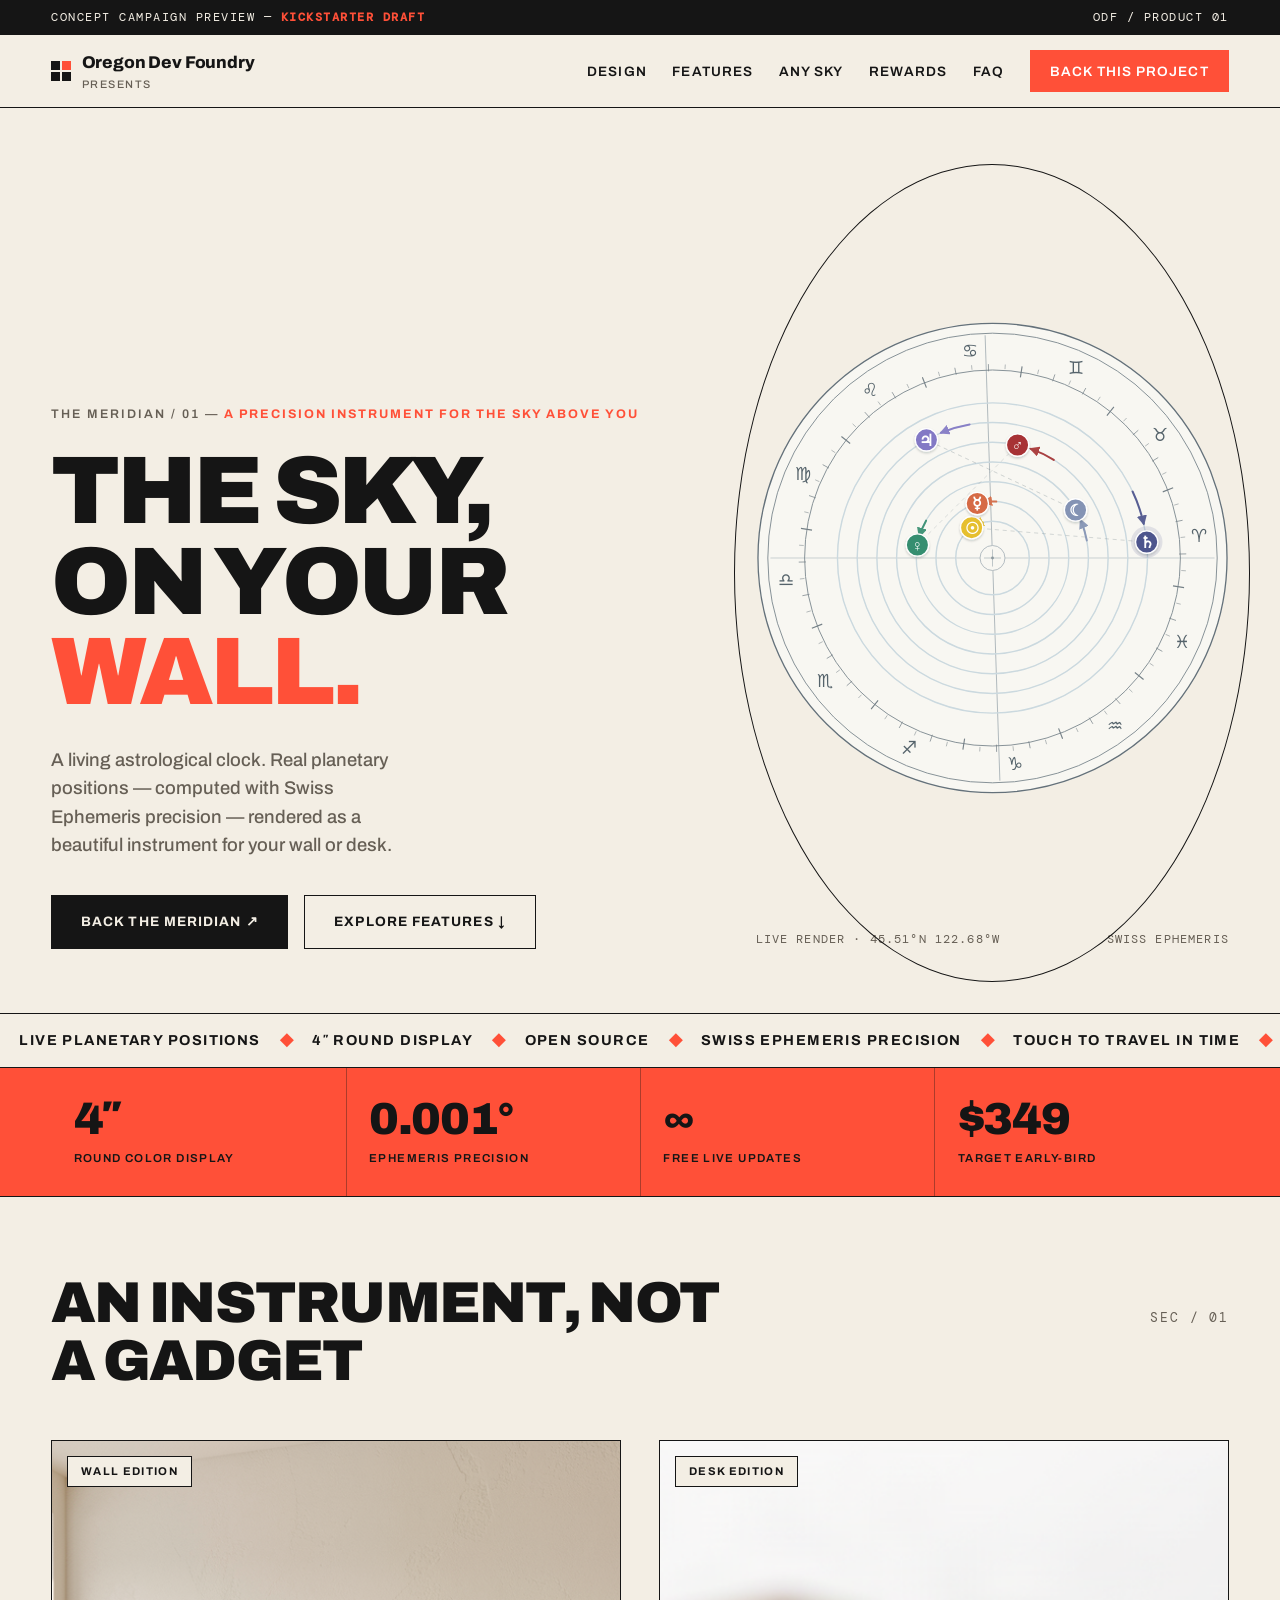
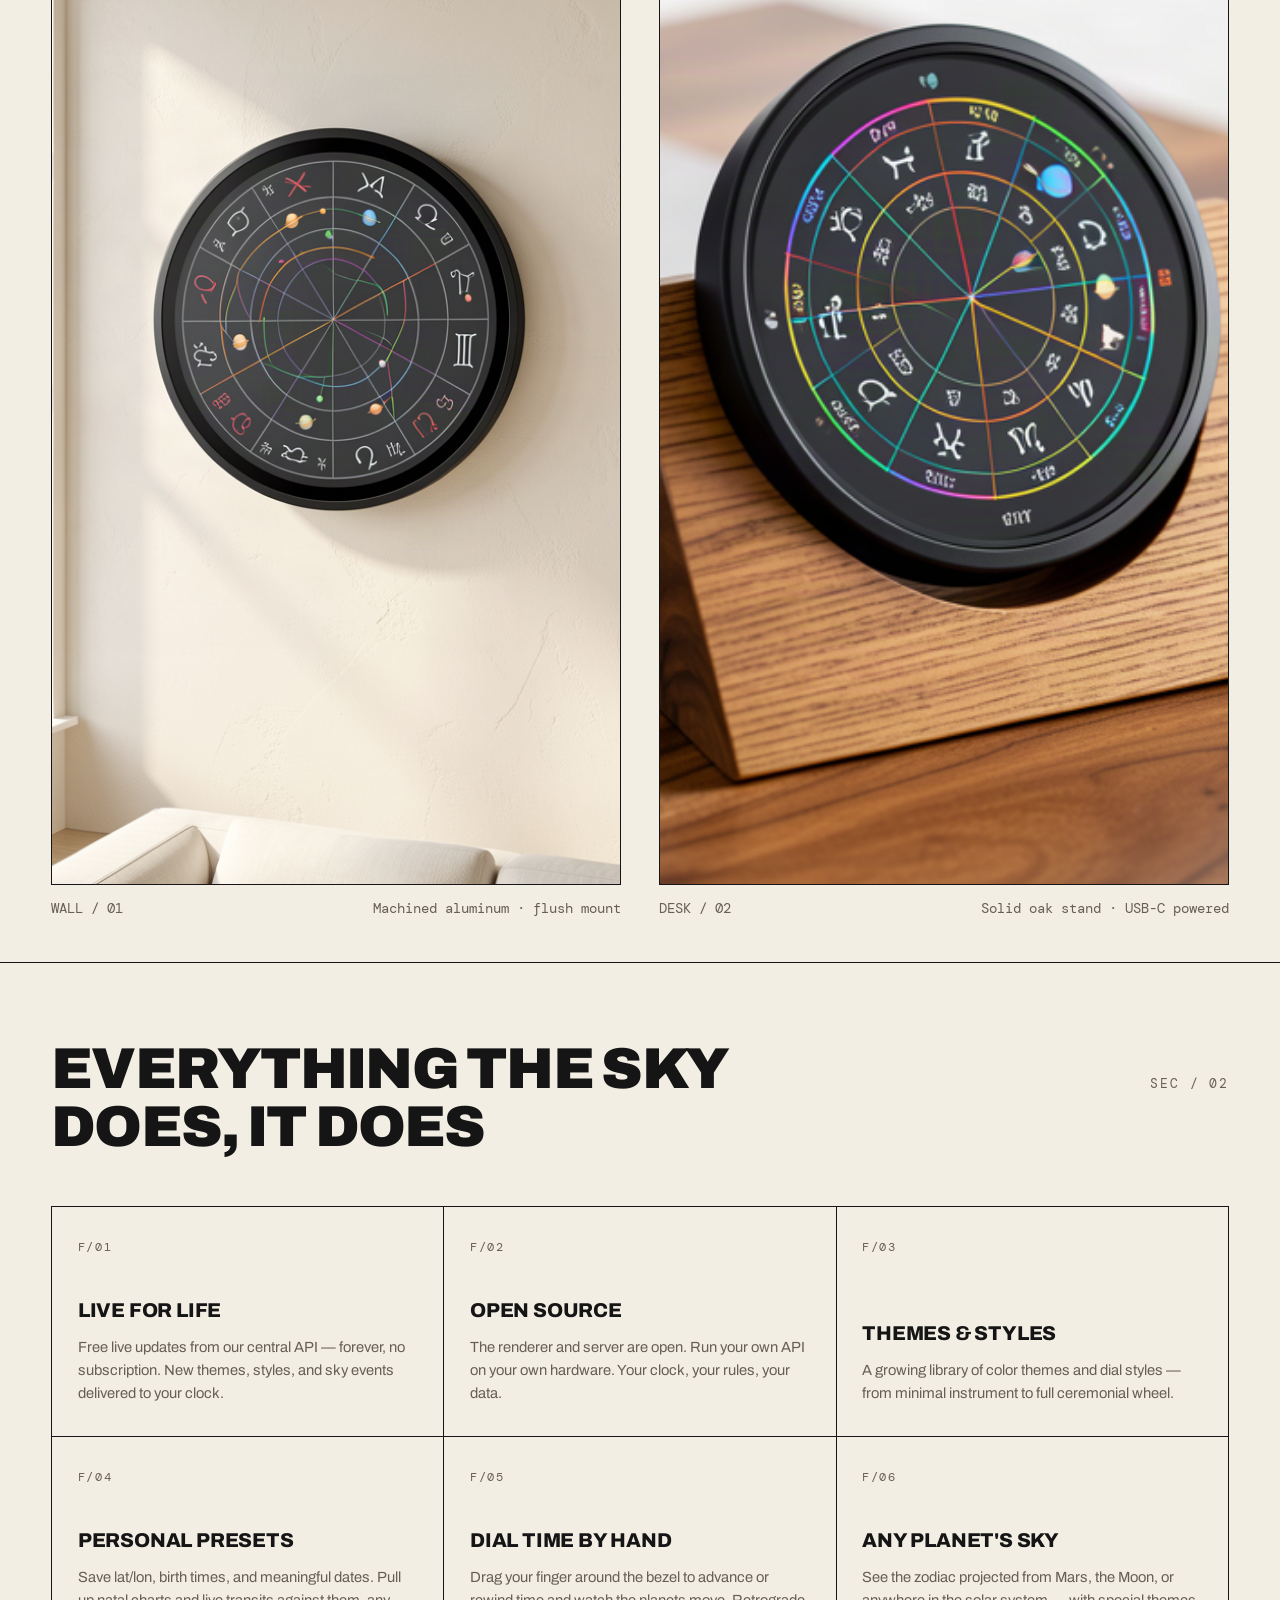
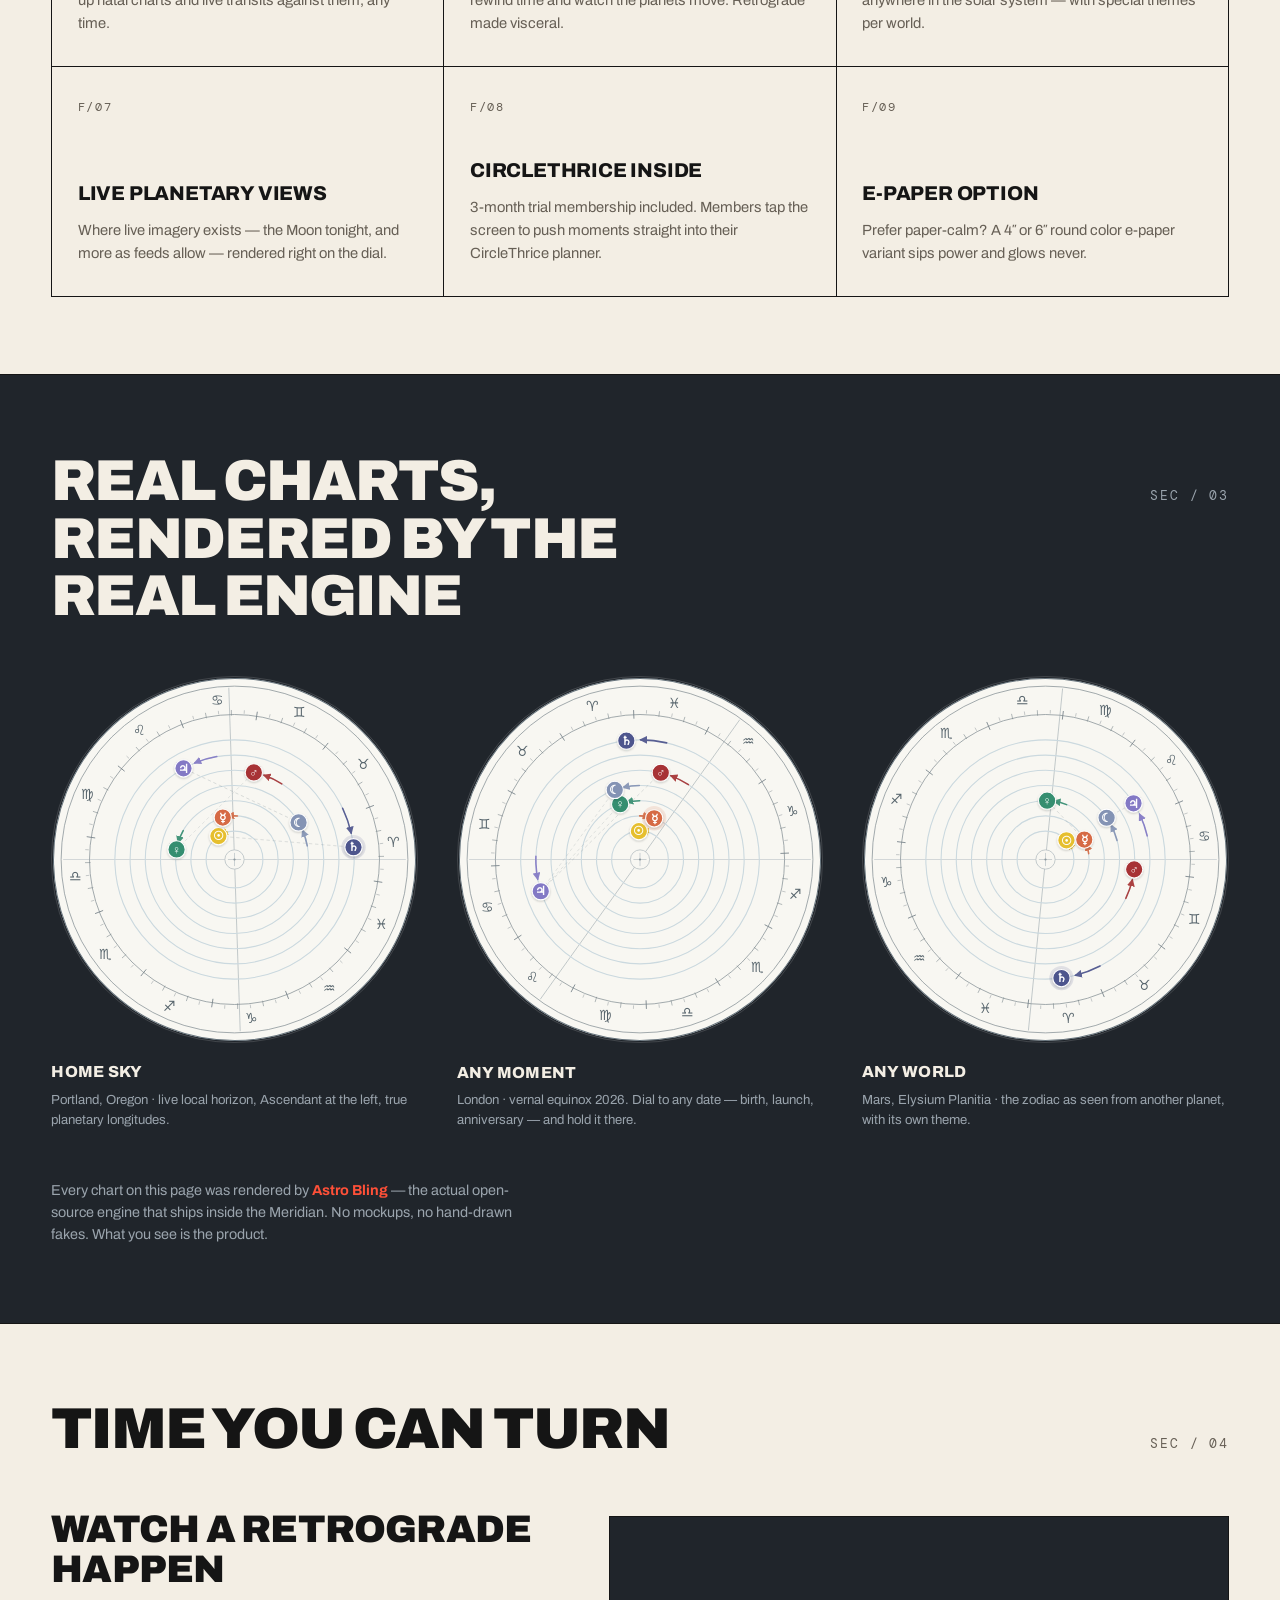
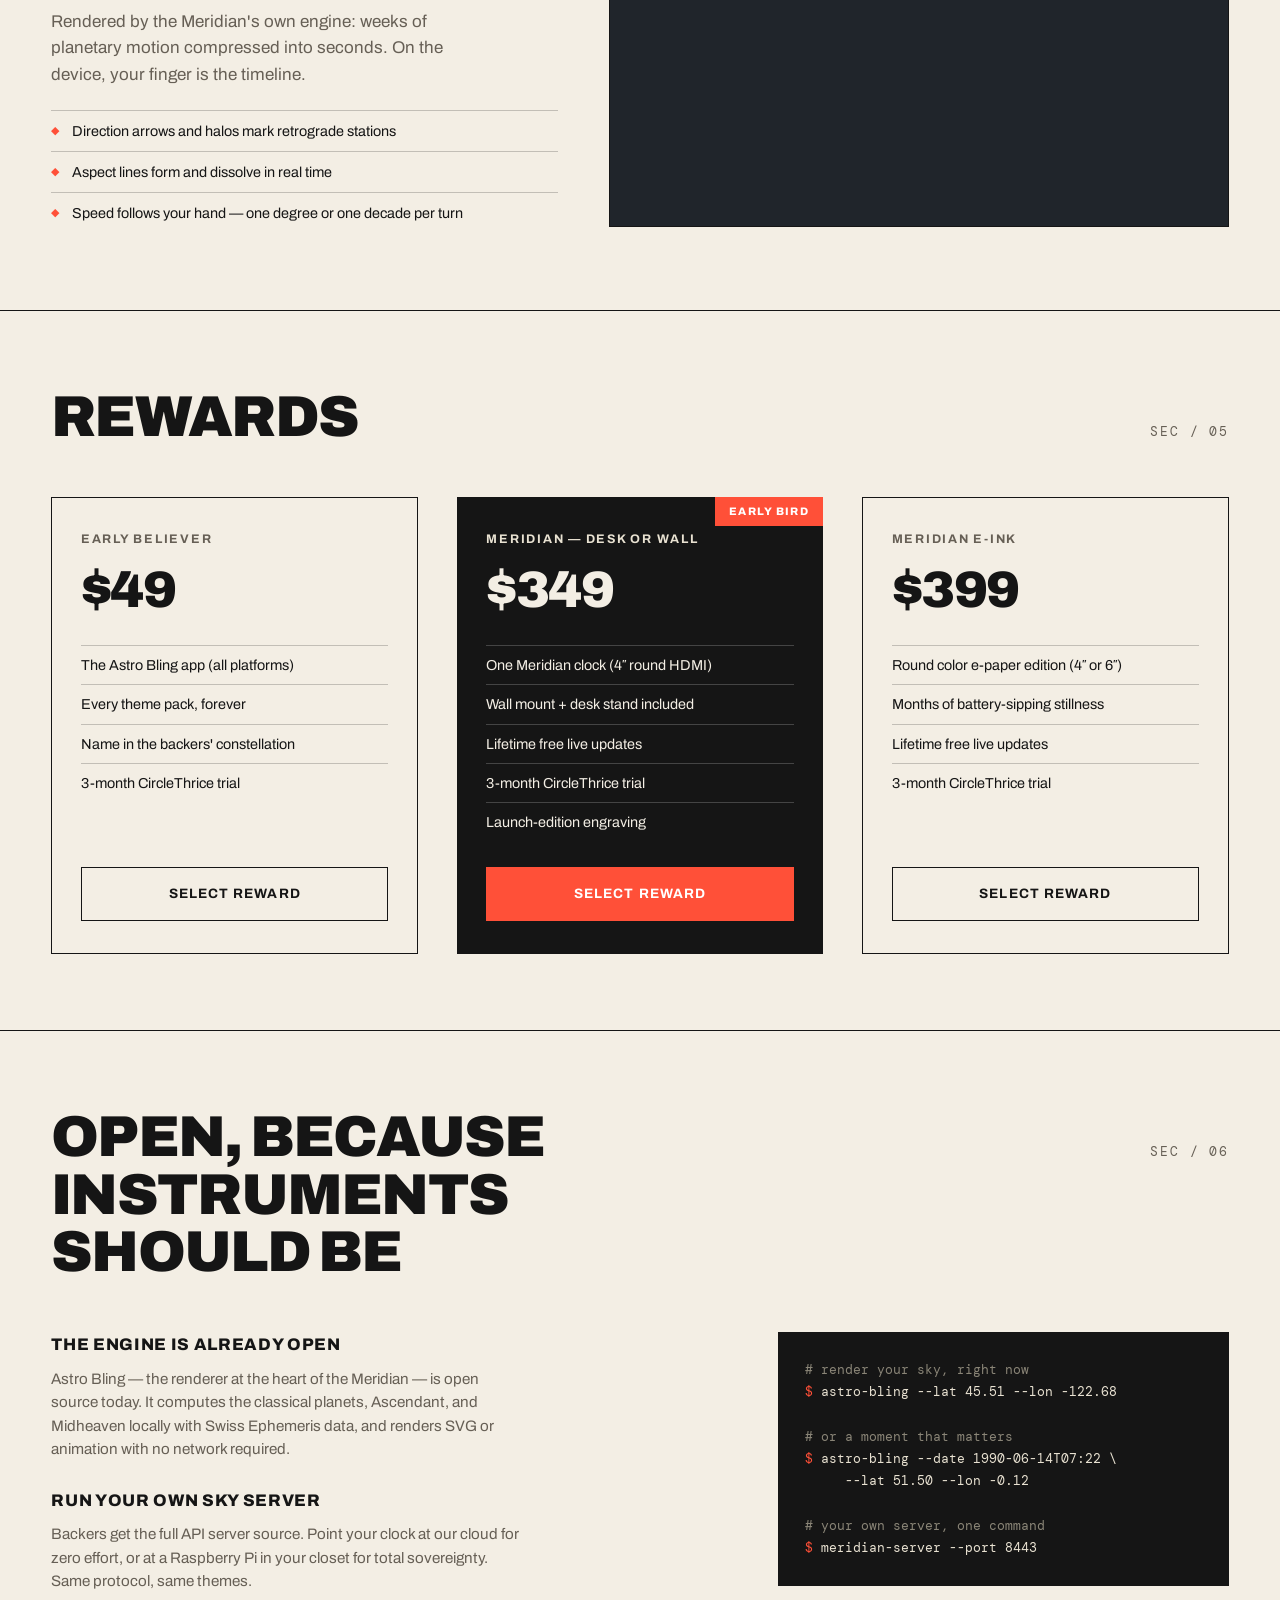
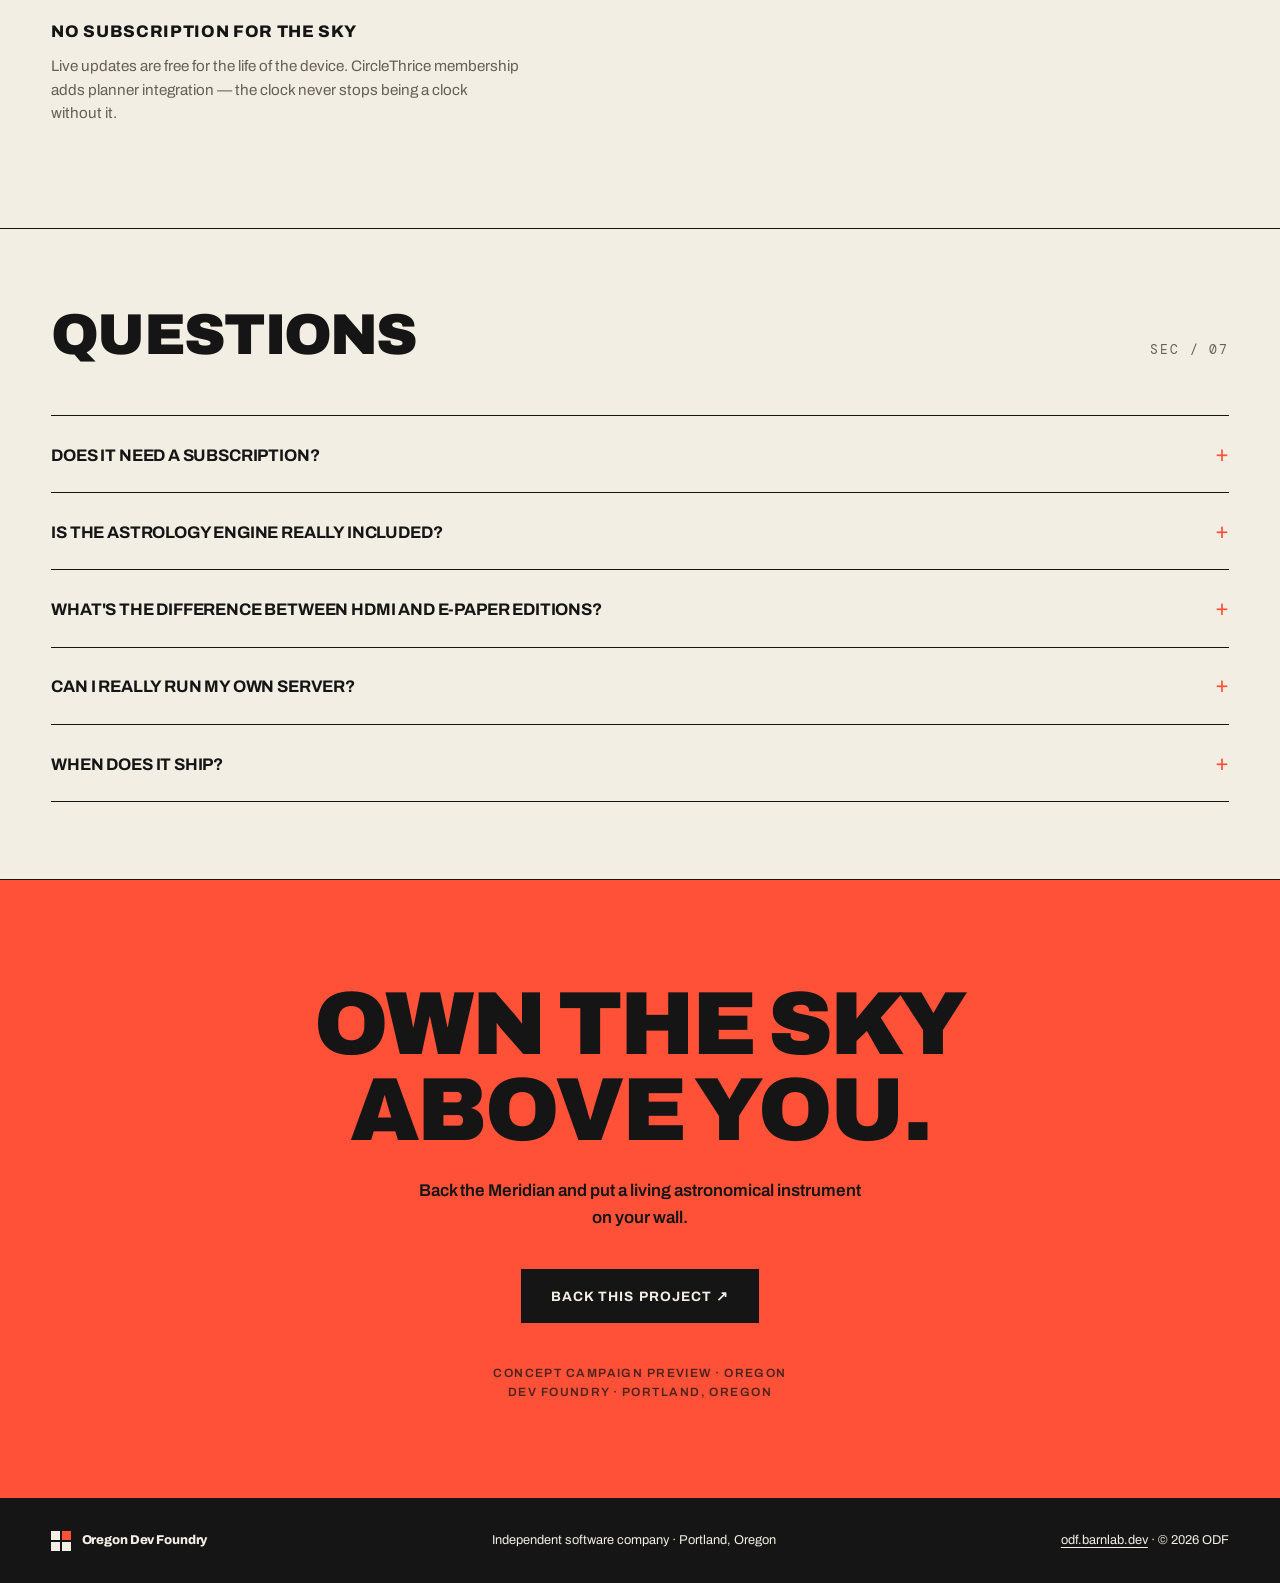
<file: internal/web/static/meridian-presale/index.html>
<!doctype html>
<html lang="en">
<head>
<meta charset="utf-8">
<meta name="viewport" content="width=device-width, initial-scale=1">
<meta name="description" content="The Meridian — a live astrological clock for your wall or desk. Precision Swiss Ephemeris astronomy rendered as a beautiful instrument. By Oregon Dev Foundry.">
<title>The Meridian — A Living Astrological Clock · Oregon Dev Foundry</title>
<link rel="preconnect" href="https://fonts.googleapis.com">
<link rel="preconnect" href="https://fonts.gstatic.com" crossorigin>
<link href="https://fonts.googleapis.com/css2?family=Archivo:wght@400;500;600;700;800;900&family=DM+Mono:wght@400;500&display=swap" rel="stylesheet">
<style>
  :root{
    --paper:#f3eee4;
    --paper-deep:#e9e2d2;
    --ink:#151515;
    --muted:#665f55;
    --line:rgba(21,21,21,.22);
    --hot:#ff5038;
    --slate:#2b3138;
    --slate-deep:#20252b;
    --max:1320px;
    --pad:clamp(1.25rem,4vw,4.5rem);
  }
  *{margin:0;padding:0;box-sizing:border-box}
  html{scroll-behavior:smooth}
  body{
    background:var(--paper);
    color:var(--ink);
    font-family:'Archivo','Helvetica Neue',Helvetica,Arial,sans-serif;
    font-size:17px;line-height:1.55;
    -webkit-font-smoothing:antialiased;
  }
  ::selection{background:var(--hot);color:var(--paper)}
  .mono{font-family:'DM Mono',ui-monospace,monospace}
  .wrap{max-width:var(--max);margin:0 auto;padding-left:var(--pad);padding-right:var(--pad)}
  img,video{display:block;max-width:100%}

  /* ── header ─────────────────────────── */
  header.site{
    position:sticky;top:0;z-index:50;
    background:var(--paper);
    border-bottom:1px solid var(--ink);
  }
  .site-inner{display:flex;align-items:center;justify-content:space-between;gap:2rem;padding-top:.9rem;padding-bottom:.9rem}
  .brand{display:flex;align-items:center;gap:.65rem;text-decoration:none;color:var(--ink);font-weight:800;letter-spacing:-.01em}
  .brand-mark{display:grid;grid-template-columns:repeat(2,9px);grid-template-rows:repeat(2,9px);gap:2px}
  .brand-mark i{background:var(--ink)}
  .brand-mark i:nth-child(2){background:var(--hot)}
  .brand small{display:block;font-weight:500;color:var(--muted);font-size:.68rem;letter-spacing:.14em;text-transform:uppercase}
  nav.top{display:flex;gap:1.6rem;align-items:center;font-size:.85rem;font-weight:600}
  nav.top a{color:var(--ink);text-decoration:none;text-transform:uppercase;letter-spacing:.08em}
  nav.top a:hover{color:var(--hot)}
  .backer-btn{background:var(--hot);color:#fff!important;padding:.6rem 1.2rem;border:1px solid var(--hot)}
  .backer-btn:hover{background:var(--ink);border-color:var(--ink)}
  @media(max-width:760px){nav.top a:not(.backer-btn){display:none}}

  /* ── kickstarter strip ──────────────── */
  .ks-strip{background:var(--ink);color:var(--paper);font-size:.78rem;letter-spacing:.12em;text-transform:uppercase}
  .ks-strip .wrap{display:flex;justify-content:space-between;gap:1rem;padding-top:.5rem;padding-bottom:.5rem}
  .ks-strip b{color:var(--hot)}

  /* ── hero ───────────────────────────── */
  .hero{border-bottom:1px solid var(--ink)}
  .hero-grid{display:grid;grid-template-columns:1.15fr .85fr;gap:clamp(2rem,5vw,5rem);align-items:end;padding-top:clamp(3rem,7vw,6.5rem);padding-bottom:clamp(2.5rem,5vw,4.5rem)}
  .kicker{font-size:.78rem;font-weight:600;letter-spacing:.16em;text-transform:uppercase;color:var(--muted);margin-bottom:1.4rem}
  .kicker b{color:var(--hot)}
  h1{
    font-size:clamp(3rem,7.5vw,6.6rem);
    line-height:.94;letter-spacing:-.035em;font-weight:900;
    text-transform:uppercase;
  }
  h1 .accent{color:var(--hot)}
  .hero-sub{margin-top:1.8rem;max-width:34ch;font-size:1.15rem;color:var(--muted);font-weight:500}
  .hero-cta{margin-top:2.2rem;display:flex;gap:1rem;flex-wrap:wrap;align-items:center}
  .btn{display:inline-block;text-decoration:none;font-weight:700;text-transform:uppercase;letter-spacing:.08em;font-size:.85rem;padding:.95rem 1.8rem;border:1px solid var(--ink);color:var(--ink)}
  .btn-primary{background:var(--ink);color:var(--paper)}
  .btn-primary:hover{background:var(--hot);border-color:var(--hot)}
  .btn-ghost:hover{background:var(--ink);color:var(--paper)}
  .hero-clock{position:relative}
  .hero-clock svg{width:100%;height:auto;background:var(--slate-deep);border-radius:50%;box-shadow:0 30px 80px -20px rgba(21,21,21,.45)}
  .hero-clock .ring{position:absolute;inset:-4.5%;border:1px solid var(--ink);border-radius:50%;pointer-events:none}
  .clock-caption{display:flex;justify-content:space-between;margin-top:.8rem;font-size:.72rem;color:var(--muted);text-transform:uppercase;letter-spacing:.1em}
  @media(max-width:900px){.hero-grid{grid-template-columns:1fr}}

  /* ── ticker ─────────────────────────── */
  .ticker{border-bottom:1px solid var(--ink);overflow:hidden;white-space:nowrap;background:var(--paper)}
  .ticker-track{display:inline-block;padding:.85rem 0;animation:tick 30s linear infinite}
  .ticker span{font-weight:700;text-transform:uppercase;letter-spacing:.1em;font-size:.9rem;margin:0 1.2rem}
  .ticker b{color:var(--hot)}
  @keyframes tick{from{transform:translateX(0)}to{transform:translateX(-50%)}}
  @media(prefers-reduced-motion:reduce){.ticker-track{animation:none}}

  /* ── stats band ─────────────────────── */
  .stats{border-bottom:1px solid var(--ink);background:var(--hot);color:var(--ink)}
  .stats .wrap{display:grid;grid-template-columns:repeat(4,1fr);padding-top:0;padding-bottom:0}
  .stat{padding:1.8rem 1.4rem;border-left:1px solid rgba(21,21,21,.35)}
  .stat:first-child{border-left:none}
  .stat .num{font-size:clamp(1.8rem,3.5vw,3rem);font-weight:900;letter-spacing:-.03em;line-height:1}
  .stat .lbl{font-size:.72rem;text-transform:uppercase;letter-spacing:.12em;font-weight:600;margin-top:.5rem}
  @media(max-width:760px){.stats .wrap{grid-template-columns:repeat(2,1fr)}.stat{border-left:none;border-top:1px solid rgba(21,21,21,.35)}}

  /* ── section scaffolding ────────────── */
  section.block{border-bottom:1px solid var(--ink)}
  .block-head{display:flex;align-items:baseline;justify-content:space-between;gap:2rem;padding-top:clamp(3rem,6vw,5.5rem);margin-bottom:clamp(2rem,4vw,3.5rem)}
  .block-head h2{font-size:clamp(2rem,4.5vw,3.6rem);font-weight:900;text-transform:uppercase;letter-spacing:-.03em;line-height:1;max-width:18ch}
  .sec-num{font-size:.8rem;color:var(--muted);letter-spacing:.14em;white-space:nowrap}

  /* ── mockups ────────────────────────── */
  .mockup-grid{display:grid;grid-template-columns:1fr 1fr;gap:clamp(1.5rem,3vw,3rem);padding-bottom:clamp(3rem,6vw,5rem)}
  .mockup{position:relative}
  .mockup img{border:1px solid var(--ink);width:100%;height:100%;object-fit:cover}
  .mockup .tag{position:absolute;top:1rem;left:1rem;background:var(--paper);border:1px solid var(--ink);padding:.35rem .8rem;font-size:.7rem;font-weight:700;text-transform:uppercase;letter-spacing:.12em}
  .mockup figcaption{margin-top:.8rem;font-size:.85rem;color:var(--muted);display:flex;justify-content:space-between}
  @media(max-width:800px){.mockup-grid{grid-template-columns:1fr}}

  /* ── features ───────────────────────── */
  .feat-grid{display:grid;grid-template-columns:repeat(3,1fr);border-top:1px solid var(--ink);border-left:1px solid var(--ink);margin-bottom:clamp(3rem,6vw,5rem)}
  .feat{border-right:1px solid var(--ink);border-bottom:1px solid var(--ink);padding:2rem 1.6rem;min-height:230px;display:flex;flex-direction:column}
  .feat .idx{font-size:.72rem;color:var(--muted);letter-spacing:.14em;margin-bottom:auto}
  .feat h3{font-size:1.25rem;font-weight:800;text-transform:uppercase;letter-spacing:-.01em;margin:1.6rem 0 .6rem}
  .feat p{font-size:.92rem;color:var(--muted)}
  .feat:hover{background:var(--ink);color:var(--paper)}
  .feat:hover p,.feat:hover .idx{color:var(--paper-deep)}
  @media(max-width:900px){.feat-grid{grid-template-columns:repeat(2,1fr)}}
  @media(max-width:600px){.feat-grid{grid-template-columns:1fr}}

  /* ── charts / sky anywhere ──────────── */
  .sky{background:var(--slate-deep);color:var(--paper)}
  .sky .block-head h2{color:var(--paper)}
  .sky .sec-num{color:#9aa4ad}
  .sky-grid{display:grid;grid-template-columns:repeat(3,1fr);gap:clamp(1.5rem,3vw,2.5rem);padding-bottom:clamp(2rem,4vw,3rem)}
  .sky-card img{border-radius:50%;width:100%;border:1px solid rgba(255,255,255,.15)}
  .sky-card h4{margin-top:1.1rem;font-weight:800;text-transform:uppercase;font-size:1rem;letter-spacing:.02em}
  .sky-card p{font-size:.82rem;color:#9aa4ad;margin-top:.3rem}
  .sky-note{padding-bottom:clamp(3rem,6vw,5rem);font-size:.9rem;color:#9aa4ad;max-width:60ch}
  .sky-note b{color:var(--hot)}
  @media(max-width:800px){.sky-grid{grid-template-columns:1fr;max-width:420px}}

  /* ── video ──────────────────────────── */
  .motion-grid{display:grid;grid-template-columns:.9fr 1.1fr;gap:clamp(2rem,4vw,4rem);align-items:center;padding-bottom:clamp(3rem,6vw,5rem)}
  .motion-grid video{border:1px solid var(--ink);width:100%;background:var(--slate-deep)}
  .motion-copy h3{font-size:clamp(1.6rem,3vw,2.4rem);font-weight:900;text-transform:uppercase;letter-spacing:-.02em;line-height:1.05;margin-bottom:1.2rem}
  .motion-copy p{color:var(--muted);max-width:44ch}
  .motion-copy ul{list-style:none;margin-top:1.4rem;font-size:.9rem}
  .motion-copy li{padding:.55rem 0;border-top:1px solid var(--line);display:flex;gap:.8rem}
  .motion-copy li::before{content:"◆";color:var(--hot);font-size:.7rem;line-height:1.8}
  @media(max-width:800px){.motion-grid{grid-template-columns:1fr}}

  /* ── rewards ────────────────────────── */
  .tiers{display:grid;grid-template-columns:repeat(3,1fr);gap:clamp(1.5rem,3vw,2.5rem);padding-bottom:clamp(3rem,6vw,5rem)}
  .tier{border:1px solid var(--ink);padding:2rem 1.8rem;display:flex;flex-direction:column;background:var(--paper)}
  .tier.hot{background:var(--ink);color:var(--paper);position:relative}
  .tier .price{font-size:clamp(2.2rem,4vw,3.2rem);font-weight:900;letter-spacing:-.03em;line-height:1;margin:1rem 0 .2rem}
  .tier .name{font-size:.78rem;font-weight:700;text-transform:uppercase;letter-spacing:.14em;color:var(--muted)}
  .tier.hot .name{color:var(--paper-deep)}
  .tier ul{list-style:none;margin:1.6rem 0;flex:1}
  .tier li{padding:.5rem 0;border-top:1px solid var(--line);font-size:.9rem}
  .tier.hot li{border-color:rgba(255,255,255,.2)}
  .tier .ribbon{position:absolute;top:-1px;right:-1px;background:var(--hot);color:#fff;font-size:.68rem;font-weight:800;text-transform:uppercase;letter-spacing:.12em;padding:.4rem .9rem}
  .tier .btn{text-align:center}
  .tier.hot .btn{background:var(--hot);border-color:var(--hot);color:#fff}
  .tier.hot .btn:hover{background:var(--paper);border-color:var(--paper);color:var(--ink)}
  @media(max-width:900px){.tiers{grid-template-columns:1fr;max-width:480px}}

  /* ── openness ───────────────────────── */
  .open-grid{display:grid;grid-template-columns:1.2fr .8fr;gap:clamp(2rem,4vw,4rem);padding-bottom:clamp(3rem,6vw,5rem);align-items:start}
  .open-grid h3{font-size:1.05rem;font-weight:800;text-transform:uppercase;letter-spacing:.04em;margin-bottom:.6rem}
  .open-grid p{color:var(--muted);font-size:.95rem;margin-bottom:1.6rem;max-width:52ch}
  .code-card{background:var(--ink);color:var(--paper-deep);padding:1.6rem;font-size:.82rem;line-height:1.7;overflow-x:auto;border:1px solid var(--ink)}
  .code-card .c{color:#8a8577}
  .code-card .h{color:var(--hot)}
  @media(max-width:800px){.open-grid{grid-template-columns:1fr}}

  /* ── faq ────────────────────────────── */
  details.faq{border-top:1px solid var(--ink)}
  details.faq:last-of-type{border-bottom:1px solid var(--ink)}
  .faq-list{padding-bottom:clamp(3rem,6vw,5rem)}
  details.faq summary{cursor:pointer;list-style:none;display:flex;justify-content:space-between;align-items:baseline;gap:1rem;padding:1.3rem 0;font-weight:700;font-size:1.05rem;text-transform:uppercase;letter-spacing:-.01em}
  details.faq summary::-webkit-details-marker{display:none}
  details.faq summary::after{content:"+";font-size:1.4rem;font-weight:400;color:var(--hot)}
  details.faq[open] summary::after{content:"–"}
  details.faq p{padding:0 0 1.4rem;color:var(--muted);max-width:64ch}

  /* ── final cta ──────────────────────── */
  .final{background:var(--hot);color:var(--ink);text-align:center;border-bottom:1px solid var(--ink)}
  .final h2{font-size:clamp(2.6rem,7vw,6rem);font-weight:900;text-transform:uppercase;letter-spacing:-.03em;line-height:.95;padding-top:clamp(3.5rem,8vw,7rem)}
  .final p{max-width:46ch;margin:1.6rem auto 0;font-weight:600}
  .final .btn{margin:2.4rem 0 1rem;background:var(--ink);color:var(--paper);border-color:var(--ink)}
  .final .btn:hover{background:var(--paper);color:var(--ink);border-color:var(--paper)}
  .final .fine{font-size:.75rem;text-transform:uppercase;letter-spacing:.12em;padding-bottom:clamp(3.5rem,8vw,6rem);opacity:.75}

  footer{background:var(--ink);color:var(--paper)}
  footer .wrap{display:flex;justify-content:space-between;align-items:center;gap:2rem;padding-top:2rem;padding-bottom:2rem;font-size:.8rem;flex-wrap:wrap}
  footer .brand{color:var(--paper)}
  footer .brand-mark i{background:var(--paper)}
  footer .brand-mark i:nth-child(2){background:var(--hot)}
  footer a{color:var(--paper);text-decoration:underline;text-underline-offset:3px}
  footer a:hover{color:var(--hot)}
</style>
</head>
<body>

<div class="ks-strip mono">
  <div class="wrap">
    <span>Concept campaign preview — <b>Kickstarter draft</b></span>
    <span>ODF / Product 01</span>
  </div>
</div>

<header class="site">
  <div class="wrap site-inner">
    <a class="brand" href="#top">
      <span class="brand-mark" aria-hidden="true"><i></i><i></i><i></i><i></i></span>
      <span>Oregon Dev Foundry<small>presents</small></span>
    </a>
    <nav class="top">
      <a href="#design">Design</a>
      <a href="#features">Features</a>
      <a href="#sky">Any Sky</a>
      <a href="#rewards">Rewards</a>
      <a href="#faq">FAQ</a>
      <a class="backer-btn" href="#rewards">Back this project</a>
    </nav>
  </div>
</header>

<main id="top">

  <!-- HERO -->
  <section class="hero">
    <div class="wrap hero-grid">
      <div>
        <p class="kicker">The Meridian / 01 — <b>A precision instrument for the sky above you</b></p>
        <h1>The sky,<br>on your<br><span class="accent">wall.</span></h1>
        <p class="hero-sub">A living astrological clock. Real planetary positions — computed with Swiss Ephemeris precision — rendered as a beautiful instrument for your wall or desk.</p>
        <div class="hero-cta">
          <a class="btn btn-primary" href="#rewards">Back the Meridian ↗</a>
          <a class="btn btn-ghost" href="#features">Explore features ↓</a>
        </div>
      </div>
      <figure class="hero-clock">
        <span class="ring" aria-hidden="true"></span>
        <img src="assets/chart-portland.svg" alt="Live astrological clock rendering — Portland, Oregon" width="720" height="720">
        <figcaption class="clock-caption mono"><span>Live render · 45.51°N 122.68°W</span><span>Swiss Ephemeris</span></figcaption>
      </figure>
    </div>
  </section>

  <!-- TICKER -->
  <div class="ticker" aria-hidden="true">
    <div class="ticker-track">
      <span>Live planetary positions</span><b>◆</b><span>4″ round display</span><b>◆</b><span>Open source</span><b>◆</b><span>Swiss Ephemeris precision</span><b>◆</b><span>Touch to travel in time</span><b>◆</b><span>Any planet, any sky</span><b>◆</b>
      <span>Live planetary positions</span><b>◆</b><span>4″ round display</span><b>◆</b><span>Open source</span><b>◆</b><span>Swiss Ephemeris precision</span><b>◆</b><span>Touch to travel in time</span><b>◆</b><span>Any planet, any sky</span><b>◆</b>
    </div>
  </div>

  <!-- STATS -->
  <section class="stats">
    <div class="wrap">
      <div class="stat"><div class="num">4″</div><div class="lbl">Round color display</div></div>
      <div class="stat"><div class="num">0.001°</div><div class="lbl">Ephemeris precision</div></div>
      <div class="stat"><div class="num">∞</div><div class="lbl">Free live updates</div></div>
      <div class="stat"><div class="num">$349</div><div class="lbl">Target early-bird</div></div>
    </div>
  </section>

  <!-- DESIGN / MOCKUPS -->
  <section class="block" id="design">
    <div class="wrap">
      <div class="block-head">
        <h2>An instrument, not a gadget</h2>
        <span class="sec-num mono">SEC / 01</span>
      </div>
      <div class="mockup-grid">
        <figure class="mockup">
          <span class="tag">Wall edition</span>
          <img src="assets/mockup-wall.png" alt="Meridian wall edition — concept render">
          <figcaption class="mono"><span>WALL / 01</span><span>Machined aluminum · flush mount</span></figcaption>
        </figure>
        <figure class="mockup">
          <span class="tag">Desk edition</span>
          <img src="assets/mockup-desk.png" alt="Meridian desk edition — concept render">
          <figcaption class="mono"><span>DESK / 02</span><span>Solid oak stand · USB-C powered</span></figcaption>
        </figure>
      </div>
    </div>
  </section>

  <!-- FEATURES -->
  <section class="block" id="features">
    <div class="wrap">
      <div class="block-head">
        <h2>Everything the sky does, it does</h2>
        <span class="sec-num mono">SEC / 02</span>
      </div>
      <div class="feat-grid">
        <div class="feat"><span class="idx mono">F/01</span><h3>Live for life</h3><p>Free live updates from our central API — forever, no subscription. New themes, styles, and sky events delivered to your clock.</p></div>
        <div class="feat"><span class="idx mono">F/02</span><h3>Open source</h3><p>The renderer and server are open. Run your own API on your own hardware. Your clock, your rules, your data.</p></div>
        <div class="feat"><span class="idx mono">F/03</span><h3>Themes &amp; styles</h3><p>A growing library of color themes and dial styles — from minimal instrument to full ceremonial wheel.</p></div>
        <div class="feat"><span class="idx mono">F/04</span><h3>Personal presets</h3><p>Save lat/lon, birth times, and meaningful dates. Pull up natal charts and live transits against them, any time.</p></div>
        <div class="feat"><span class="idx mono">F/05</span><h3>Dial time by hand</h3><p>Drag your finger around the bezel to advance or rewind time and watch the planets move. Retrograde made visceral.</p></div>
        <div class="feat"><span class="idx mono">F/06</span><h3>Any planet's sky</h3><p>See the zodiac projected from Mars, the Moon, or anywhere in the solar system — with special themes per world.</p></div>
        <div class="feat"><span class="idx mono">F/07</span><h3>Live planetary views</h3><p>Where live imagery exists — the Moon tonight, and more as feeds allow — rendered right on the dial.</p></div>
        <div class="feat"><span class="idx mono">F/08</span><h3>CircleThrice inside</h3><p>3-month trial membership included. Members tap the screen to push moments straight into their CircleThrice planner.</p></div>
        <div class="feat"><span class="idx mono">F/09</span><h3>E-paper option</h3><p>Prefer paper-calm? A 4″ or 6″ round color e-paper variant sips power and glows never.</p></div>
      </div>
    </div>
  </section>

  <!-- ANY SKY -->
  <section class="block sky" id="sky">
    <div class="wrap">
      <div class="block-head">
        <h2>Real charts, rendered by the real engine</h2>
        <span class="sec-num mono">SEC / 03</span>
      </div>
      <div class="sky-grid">
        <div class="sky-card">
          <img src="assets/chart-portland.svg" alt="Chart — Portland now">
          <h4>Home sky</h4>
          <p>Portland, Oregon · live local horizon, Ascendant at the left, true planetary longitudes.</p>
        </div>
        <div class="sky-card">
          <img src="assets/chart-equinox.svg" alt="Chart — London equinox">
          <h4>Any moment</h4>
          <p>London · vernal equinox 2026. Dial to any date — birth, launch, anniversary — and hold it there.</p>
        </div>
        <div class="sky-card">
          <img src="assets/chart-mars.svg" alt="Chart — Mars projection">
          <h4>Any world</h4>
          <p>Mars, Elysium Planitia · the zodiac as seen from another planet, with its own theme.</p>
        </div>
      </div>
      <p class="sky-note">Every chart on this page was rendered by <b>Astro Bling</b> — the actual open-source engine that ships inside the Meridian. No mockups, no hand-drawn fakes. What you see is the product.</p>
    </div>
  </section>

  <!-- MOTION -->
  <section class="block">
    <div class="wrap">
      <div class="block-head">
        <h2>Time you can turn</h2>
        <span class="sec-num mono">SEC / 04</span>
      </div>
      <div class="motion-grid">
        <div class="motion-copy">
          <h3>Watch a retrograde happen</h3>
          <p>Rendered by the Meridian's own engine: weeks of planetary motion compressed into seconds. On the device, your finger is the timeline.</p>
          <ul>
            <li>Direction arrows and halos mark retrograde stations</li>
            <li>Aspect lines form and dissolve in real time</li>
            <li>Speed follows your hand — one degree or one decade per turn</li>
          </ul>
        </div>
        <video src="assets/demo-retro.mp4" autoplay muted loop playsinline></video>
      </div>
    </div>
  </section>

  <!-- REWARDS -->
  <section class="block" id="rewards">
    <div class="wrap">
      <div class="block-head">
        <h2>Rewards</h2>
        <span class="sec-num mono">SEC / 05</span>
      </div>
      <div class="tiers">
        <div class="tier">
          <span class="name">Early believer</span>
          <div class="price">$49</div>
          <ul>
            <li>The Astro Bling app (all platforms)</li>
            <li>Every theme pack, forever</li>
            <li>Name in the backers' constellation</li>
            <li>3-month CircleThrice trial</li>
          </ul>
          <a class="btn" href="#">Select reward</a>
        </div>
        <div class="tier hot">
          <span class="ribbon">Early bird</span>
          <span class="name">Meridian — desk or wall</span>
          <div class="price">$349</div>
          <ul>
            <li>One Meridian clock (4″ round HDMI)</li>
            <li>Wall mount + desk stand included</li>
            <li>Lifetime free live updates</li>
            <li>3-month CircleThrice trial</li>
            <li>Launch-edition engraving</li>
          </ul>
          <a class="btn" href="#">Select reward</a>
        </div>
        <div class="tier">
          <span class="name">Meridian E-Ink</span>
          <div class="price">$399</div>
          <ul>
            <li>Round color e-paper edition (4″ or 6″)</li>
            <li>Months of battery-sipping stillness</li>
            <li>Lifetime free live updates</li>
            <li>3-month CircleThrice trial</li>
          </ul>
          <a class="btn" href="#">Select reward</a>
        </div>
      </div>
    </div>
  </section>

  <!-- OPEN -->
  <section class="block">
    <div class="wrap">
      <div class="block-head">
        <h2>Open, because instruments should be</h2>
        <span class="sec-num mono">SEC / 06</span>
      </div>
      <div class="open-grid">
        <div>
          <h3>The engine is already open</h3>
          <p>Astro Bling — the renderer at the heart of the Meridian — is open source today. It computes the classical planets, Ascendant, and Midheaven locally with Swiss Ephemeris data, and renders SVG or animation with no network required.</p>
          <h3>Run your own sky server</h3>
          <p>Backers get the full API server source. Point your clock at our cloud for zero effort, or at a Raspberry Pi in your closet for total sovereignty. Same protocol, same themes.</p>
          <h3>No subscription for the sky</h3>
          <p>Live updates are free for the life of the device. CircleThrice membership adds planner integration — the clock never stops being a clock without it.</p>
        </div>
        <pre class="code-card mono"><span class="c"># render your sky, right now</span>
<span class="h">$</span> astro-bling --lat 45.51 --lon -122.68

<span class="c"># or a moment that matters</span>
<span class="h">$</span> astro-bling --date 1990-06-14T07:22 \
     --lat 51.50 --lon -0.12

<span class="c"># your own server, one command</span>
<span class="h">$</span> meridian-server --port 8443</pre>
      </div>
    </div>
  </section>

  <!-- FAQ -->
  <section class="block" id="faq">
    <div class="wrap">
      <div class="block-head">
        <h2>Questions</h2>
        <span class="sec-num mono">SEC / 07</span>
      </div>
      <div class="faq-list">
        <details class="faq"><summary>Does it need a subscription?</summary><p>No. Live sky updates, themes, and firmware are free for the life of the device. The optional CircleThrice membership adds planner integration and community features — the clock is fully functional without it.</p></details>
        <details class="faq"><summary>Is the astrology engine really included?</summary><p>Yes. Swiss Ephemeris runs on-device; the clock computes positions locally. The network only adds themes, live imagery, and convenience — accuracy never depends on a connection.</p></details>
        <details class="faq"><summary>What's the difference between HDMI and e-paper editions?</summary><p>The 4″ round HDMI display is vivid, animated, and touch-driven — dial time with your fingers. The round color e-paper edition trades animation for a calm, paper-like face and extremely low power draw.</p></details>
        <details class="faq"><summary>Can I really run my own server?</summary><p>Yes — the API server ships as open source to backers. One command, any small machine. Your clock accepts a custom server URL in settings.</p></details>
        <details class="faq"><summary>When does it ship?</summary><p>Targeting 9 months after campaign close: prototypes exist today (every chart on this page is real), and the remaining work is industrial design, boards, and certification.</p></details>
      </div>
    </div>
  </section>

  <!-- FINAL CTA -->
  <section class="final">
    <div class="wrap">
      <h2>Own the sky<br>above you.</h2>
      <p>Back the Meridian and put a living astronomical instrument on your wall.</p>
      <a class="btn" href="#rewards">Back this project ↗</a>
      <p class="fine">Concept campaign preview · Oregon Dev Foundry · Portland, Oregon</p>
    </div>
  </section>

</main>

<footer>
  <div class="wrap">
    <a class="brand" href="#top">
      <span class="brand-mark" aria-hidden="true"><i></i><i></i><i></i><i></i></span>
      <span>Oregon Dev Foundry</span>
    </a>
    <span>Independent software company · Portland, Oregon</span>
    <span><a href="https://odf.barnlab.dev">odf.barnlab.dev</a> · © 2026 ODF</span>
  </div>
</footer>

</body>
</html>
</file>
